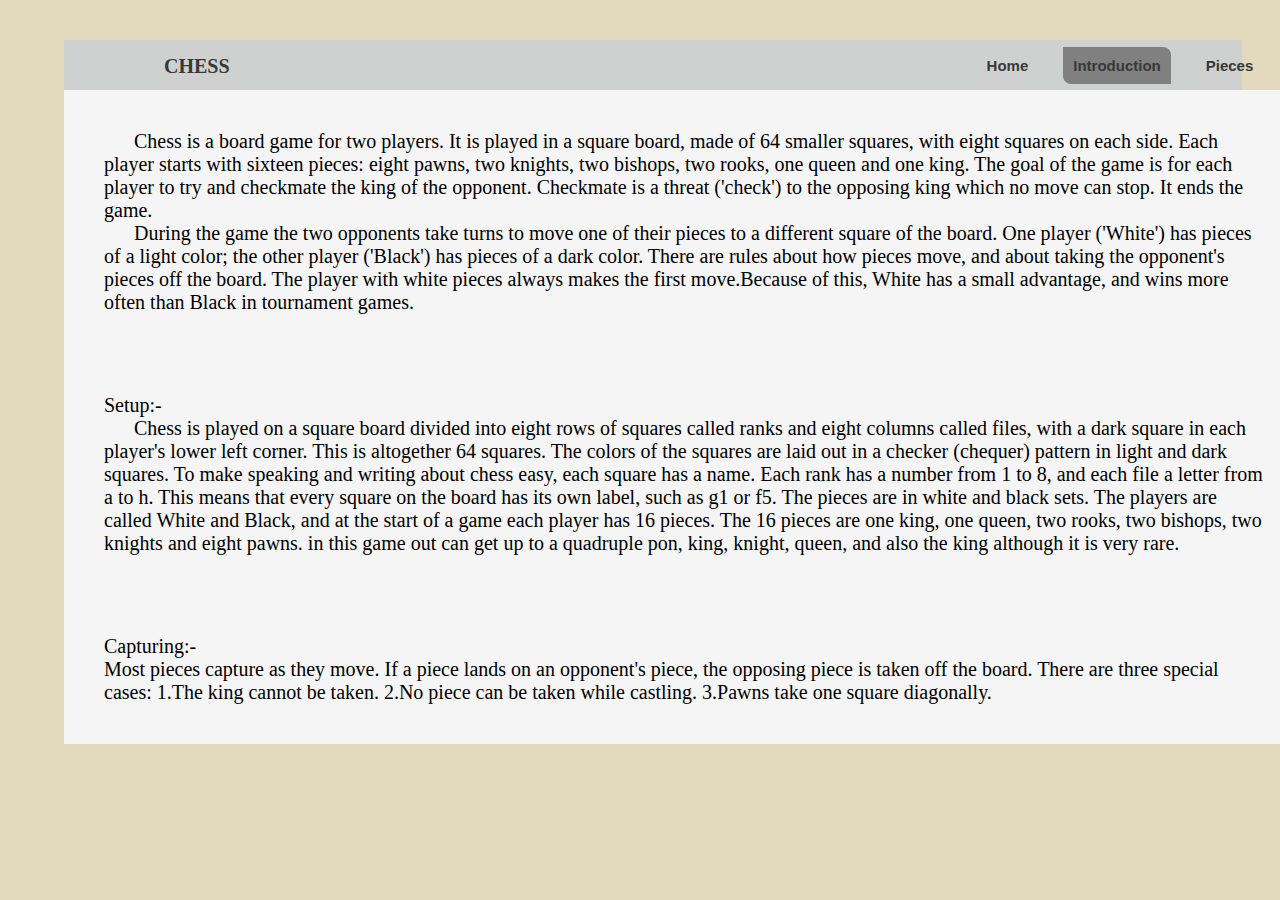
<file: introduction.html>
<!DOCTYPE html>
<html lang="en">
<head>
    <link rel="stylesheet" href="style.css">
    <link rel="stylesheet" media="screen and (max-width: 450px)" href="phone.css">
    <meta charset="UTF-8">
    <meta http-equiv="X-UA-Compatible" content="IE=edge">
    <meta name="viewport" content="width=device-width, initial-scale=1.0">
    <title>Introduction | ChessBoom</title>
</head>
<body>
    <nav id="navbar">
        <p class="cname">CHESS</p>
        <ul class="navi">
            <li class="items"><a href="index.html">Home</a></li>
            <li class="items"><a class="current" href="introduction.html">Introduction</a></li>
            <li class="items"><a href="pieces.html">Pieces</a></li>
            <li class="items"><a href="strategy.html">Strategy</a></li>
            <li class="items"><a href="history.html">History</a></li>
        </ul>
    </nav>
    <p class="para1" > &nbsp; &nbsp; &nbsp; Chess is a board game for two players. It is played in a square board, made of 64 smaller squares, with eight squares on each side. Each player starts with sixteen pieces: eight pawns, two knights, two bishops, two rooks, one queen and one king. The goal of the game is for each player to try and checkmate the king of the opponent. Checkmate is a threat ('check') to the opposing king which no move can stop. It ends the game. <br>
    
    
    &nbsp; &nbsp; &nbsp; During the game the two opponents take turns to move one of their pieces to a different square of the board. One player ('White') has pieces of a light color; the other player ('Black') has pieces of a dark color. There are rules about how pieces move, and about taking the opponent's pieces off the board. The player with white pieces always makes the first move.Because of this, White has a small advantage, and wins more often than Black in tournament games.
    
    
    </p>
    <p class="para1"> Setup:- <br>
        &nbsp; &nbsp; &nbsp; Chess is played on a square board divided into eight rows of squares called ranks and eight columns called files, with a dark square in each player's lower left corner. This is altogether 64 squares. The colors of the squares are laid out in a checker (chequer) pattern in light and dark squares. To make speaking and writing about chess easy, each square has a name. Each rank has a number from 1 to 8, and each file a letter from a to h. This means that every square on the board has its own label, such as g1 or f5. The pieces are in white and black sets. The players are called White and Black, and at the start of a game each player has 16 pieces. The 16 pieces are one king, one queen, two rooks, two bishops, two knights and eight pawns. in this game out can get up to a quadruple pon, king, knight, queen, and also the king although it is very rare.
        </p>
    <p class="para1" style="margin-bottom: 20px;">  Capturing:- <br>
    Most pieces capture as they move. If a piece lands on an opponent's piece, the opposing piece is taken off the board. There are three special cases: 
    1.The king cannot be taken. 
    2.No piece can be taken while castling. 
    3.Pawns take one square diagonally.
    </p>
    
</body>
</html>
</file>
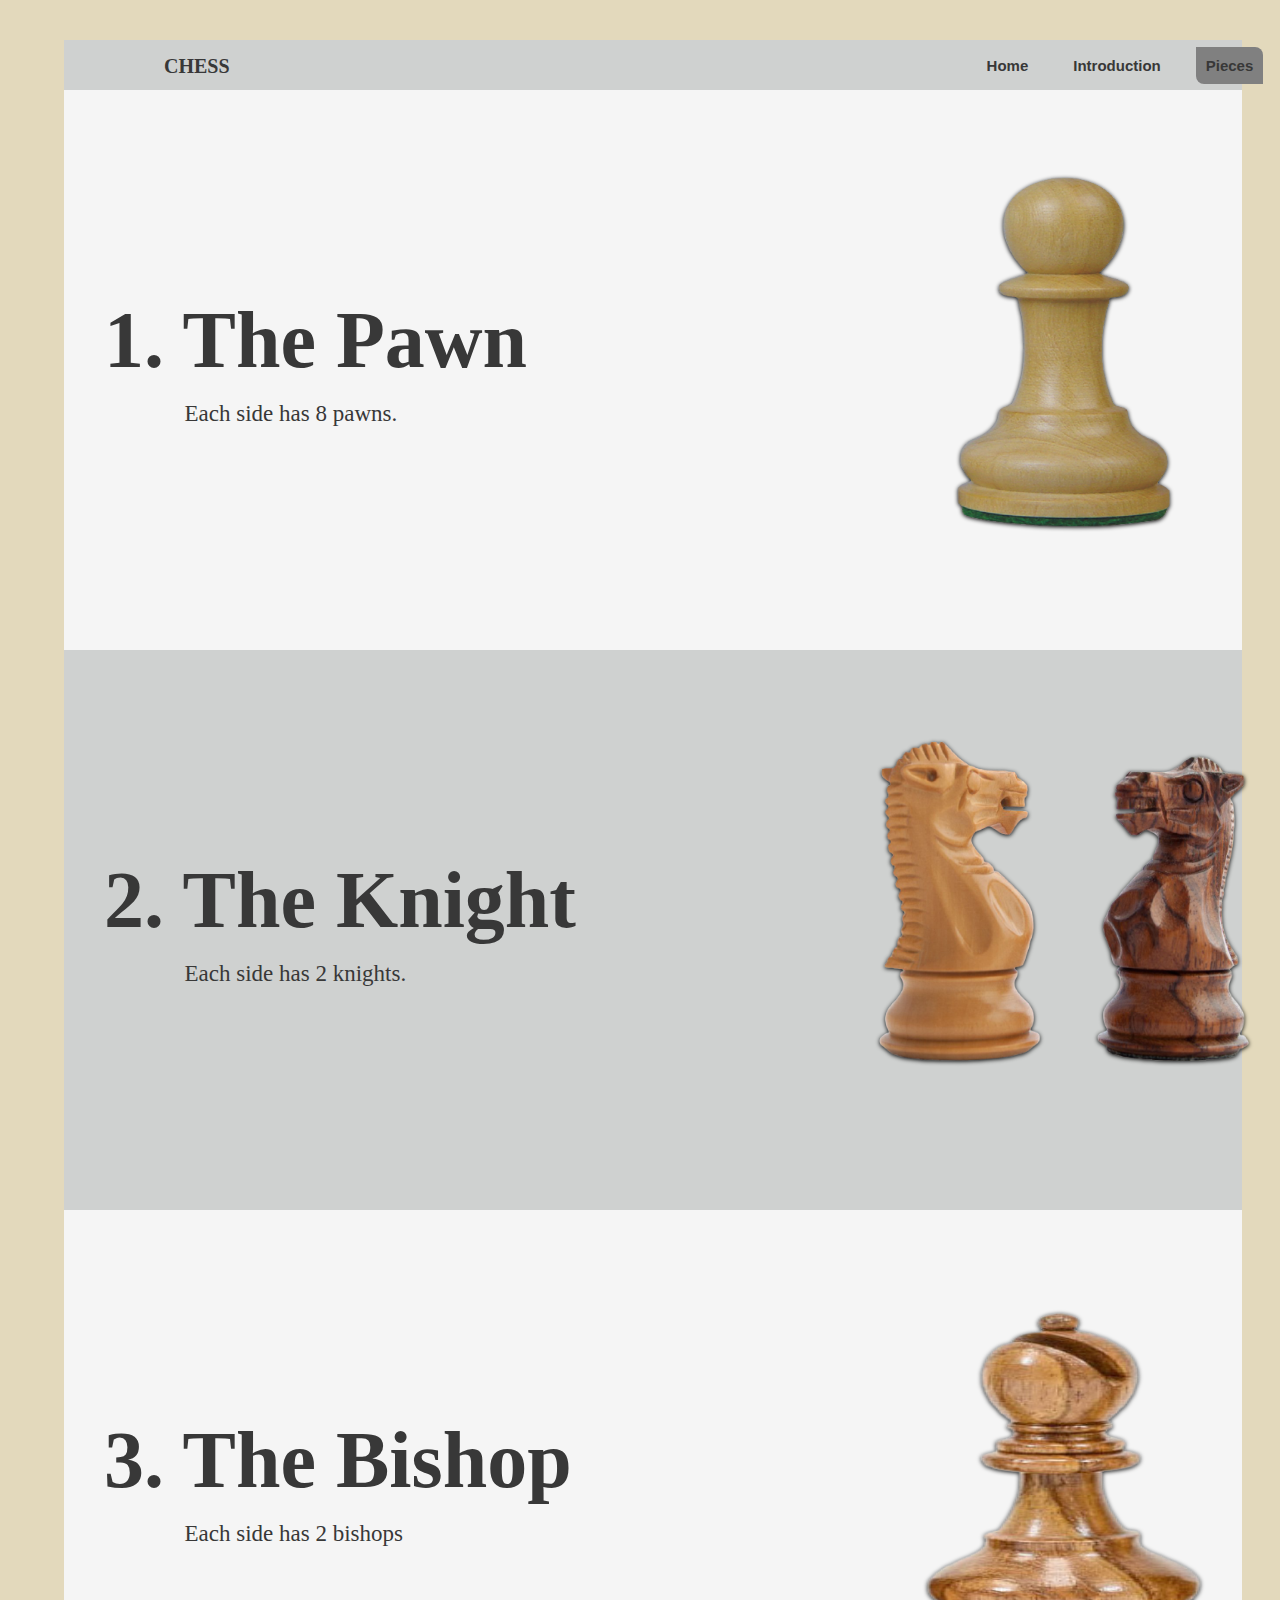
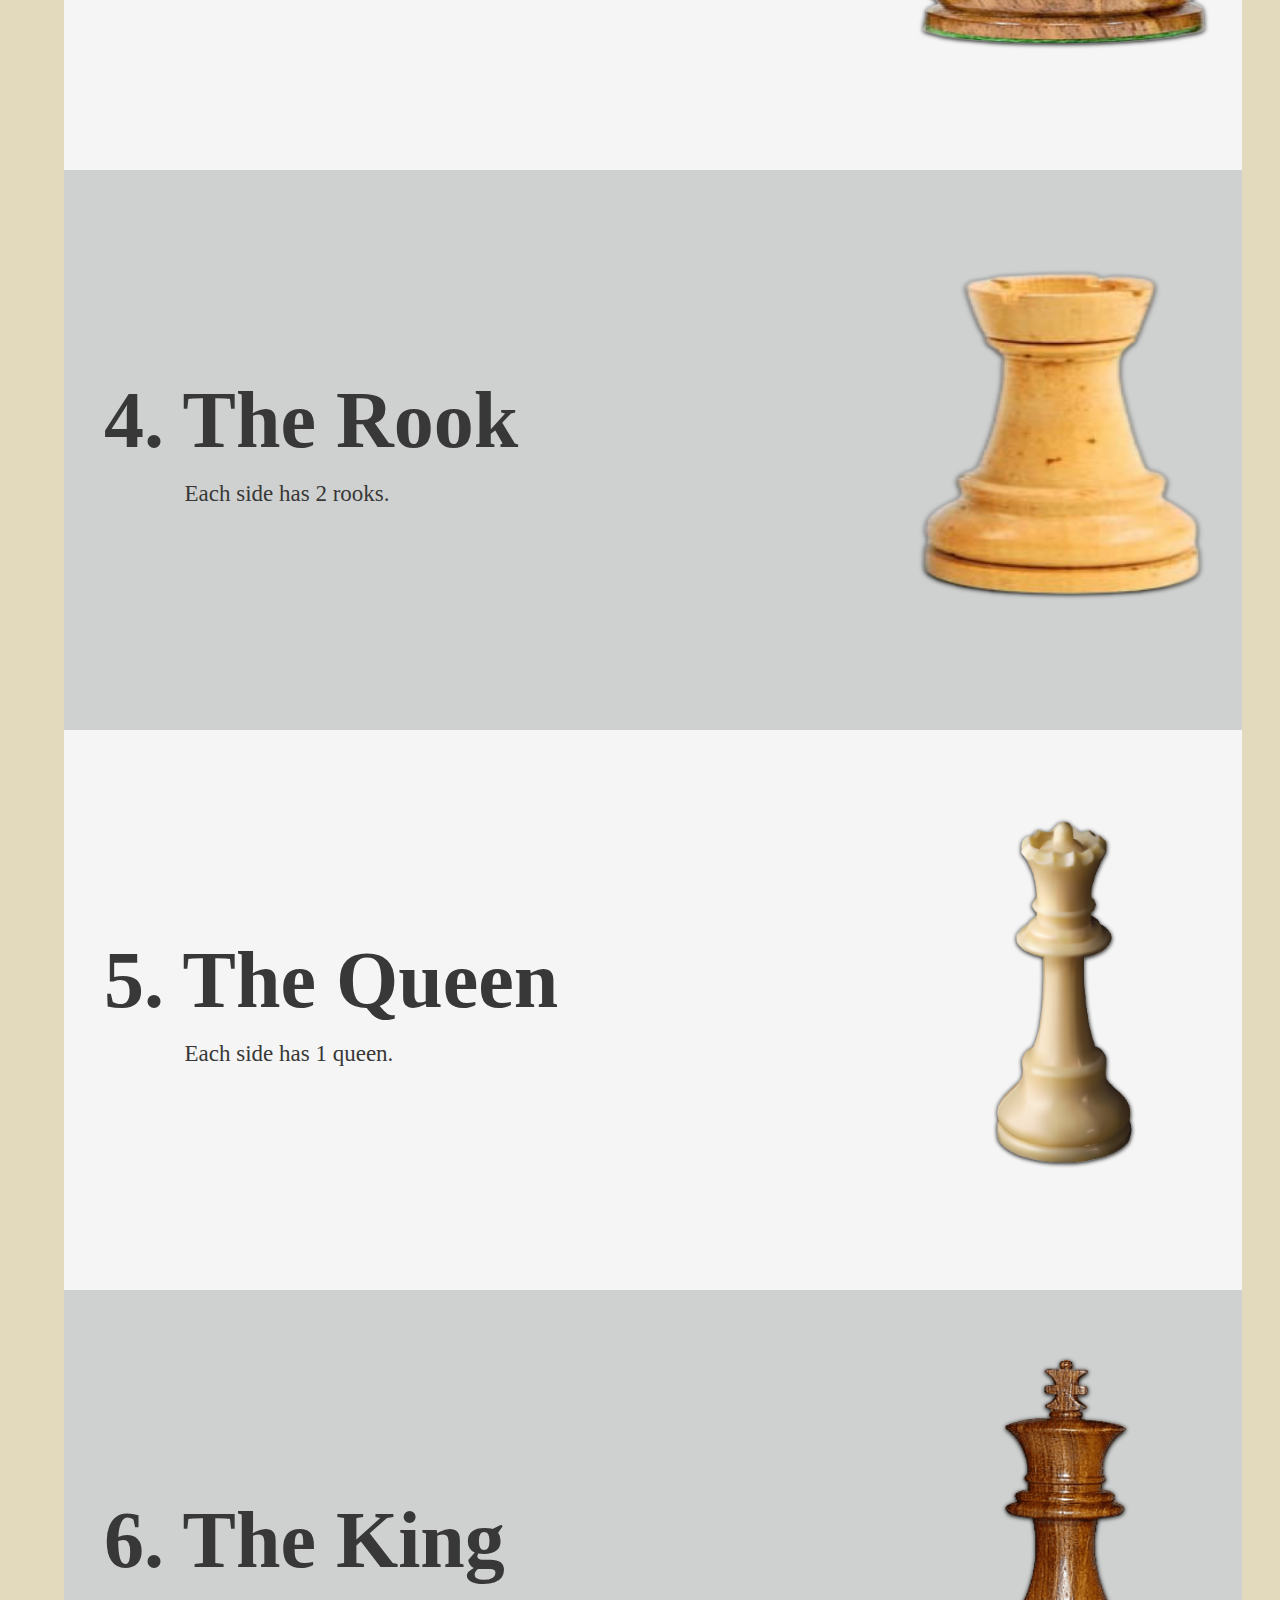
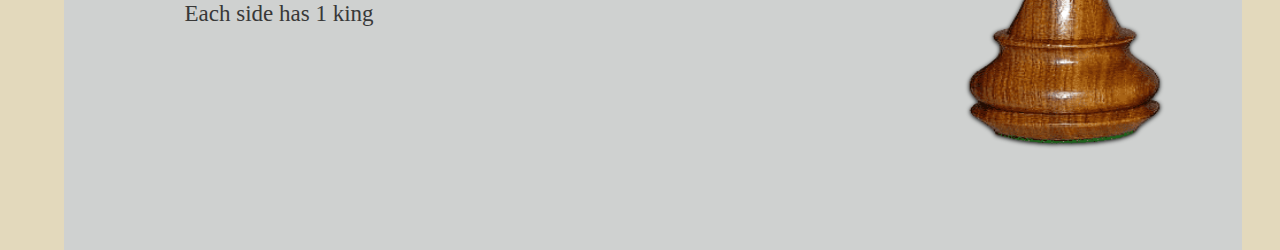
<file: pieces.html>
<!DOCTYPE html>
<html lang="en">
<head>
    <link rel="stylesheet" href="style.css">
    <link rel="stylesheet" media="screen and (max-width: 450px)" href="phone.css">
    <meta charset="UTF-8">
    <meta http-equiv="X-UA-Compatible" content="IE=edge">
    <meta name="viewport" content="width=device-width, initial-scale=1.0">
    <title>Pieces | ChessBoom</title>
</head>
<body>
    <nav id="navbar">
        <p class="cname">CHESS</p>
        <ul class="navi">
            <li class="items"><a href="index.html">Home</a></li>
            <li class="items"><a href="introduction.html">Introduction</a></li>
            <li class="items"><a class="current" href="pieces.html">Pieces</a></li>
            <li class="items"><a href="strategy.html">Strategy</a></li>
            <li class="items"><a href="history.html">History</a></li>
        </ul>
    </nav>
    <section id="Tpawn" class="sec">
        <img class="image" src="pawn.png" alt="">
        <div class="piece">
            <h1 class="heading">1. The Pawn</h1>
            <p class="para">Each side has 8 pawns.</p>
        </div>
    </section>
    <section id="Tknight" class="secb">
        <img class="image" src="knight.png" alt="">
        <div class="piece">
            <h1 class="heading">2. The Knight</h1>
        <p class="para">Each side has 2 knights.</p>
        </div>
    </section>
    <section id="Tbishop" class="sec">
        <img class="image" src="bishop.png" alt="">
        <div class="piece">
            <h1 class="heading">3. The Bishop</h1>
            <p class="para">Each side has 2 bishops</p>
        </div>   
    </section>
    <section id="Trook" class="secb">
        <img class="image" src="rook.png" alt="">
        <div class="piece">
            <h1 class="heading">4. The Rook</h1>
            <p class="para">Each side has 2 rooks.</p>
        </div>
    </section>
    <section id="Tqueen" class="sec">
        <img class="image" src="queen.png" alt="">
        <div class="piece">
            <h1 class="heading">5. The Queen</h1>
            <p class="para">Each side has 1 queen.</p>
        </div>
    </section>
    <section id="Tking" class="secb">
        <img class="image" src="king.png" alt="">
        <div class="piece">
            <h1 class="heading">6. The King</h1>
            <p class="para">Each side has 1 king</p>
        </div>
    </section>
</body>
</html>
</file>
<file: style.css>
*{
    margin: 0;
    padding: 0;
}
body
{
    background-color: #e3d9bc;
    width: 80%
}
#navbar{
    position: relative;
    height: 50px;
    width: 115%;
    margin-top: 40px;
    background-color: #cfd1d0;
    margin-left: 4em;
}
.cname{
    margin-left: 5em;
    position: absolute;
    margin-top: 15px;
    font-family: 'Alex Brush', cursive;
    font-size: 20px;
    font-weight: bold;
    color: #383838;
}
.navi{
    display: flex;
    position: absolute;
    right: 18em;
    list-style: none;
    justify-content: space-around;
    width: 20px;
    font-size: 15px;
    margin-top: 10px;
}
.sec{
    height: 35em;
    width: 115%;
    background-color: whitesmoke ;
    margin-left: 4em;
}
.secb{
    height: 35em;
    width: 115%;
    background-color: #cfd1d0  ;
    margin-left: 4em;
}
.piece{
    display: block;
    font-weight: lighter;
    margin-left: 1em;
    margin-bottom: 4px;
    font-size: 40px;
    line-height: 74px;
    color: #383838;
}
.heading{
    margin-top: -241px;
}
.para{
    display: block;
    font-size: 23px;
    font-weight: lighter;
    margin-left: 3.5em;
}
.items{
    font-size: 15px;
    margin-top: 7px;
    padding-left: 25px;
    font-family: sans-serif;
    font-weight: bold;
    margin-bottom: 5px;
    color: #383838;
}
.items a{
    text-decoration: none;
    color: inherit;
    padding: 10px;
    transition: ease 1s;
}
.items a:hover{
    color: whitesmoke;
    border-bottom-left-radius: 8px;
    border-top-right-radius: 8px;
    background-color:gray;
}
.image{
    padding-top: 70px ;
    margin-left: 50em;
    display: block;
    width: 25em;
    height: 24em;
    filter: drop-shadow(0px 1px 2px black);
}
#board{
background: url(board.jpg);
background-size: 100% 33em;
display: flex;
height: 33em;
width: 115%;
margin-left: 4em;

}
#board h1{
    color: #383838;
    font-family: serif;  
    margin-top: 5em;
    margin-left: 13em;
}
.current{
    border-bottom-left-radius: 8px;
    border-top-right-radius: 8px;
    background-color: gray;   
}
.para1{
    display: block;
    font-size: 20px;
    font-weight: lighter;
    margin-left: 3.2em;
    background-color: whitesmoke;
    width: 58em;
    padding: 2em;
}
footer{
    background-color: #202020;
    height: 75px;
    width: 115%;
    margin-left: 64px;
    margin-bottom: 2em;
}
footer p{
    display: block;
    font-size: 15px;
    color: whitesmoke;
    text-align: center;
    padding-top: 2em;
}
</file>
<file: phone.css>
*{
    margin: 0;
    padding: 0;
}
#navbar{
    position: relative;
    margin-left: 13px;
    width: 25em;
    height: 40px;
    margin-top: 10px;
}
.navi{
    display: flex;
    position: absolute;
    right: 145px;
    margin-top: 8px;
}
.cname{
    margin-left: 1em;
    font-size: 15px;
    margin-top: 9px;
}
.items{
    font-size: 11px;
    padding-left: 1em;
}
.items a{
    padding: 3px;
}
.items a:hover{
    color: whitesmoke;
    border-bottom-left-radius: 8px;
    border-top-right-radius: 8px;
    background-color:gray;
}

#board{
    margin-left: 13px;
    width: 25em;
    height: 15em;
    background: url(board.jpg);
    background-size: 100% 15em;
}
#board h1{
    font-size: 13px;
    margin-left: 2em;
    margin-top: 3em;
}

footer{
    height: 40px;
    width: 25em;
    margin-left: 13px;
}
footer p{
    font-size: 14px;
    padding-top: 1em;
}
.para1{
    padding: 1em;
    margin-left: 13px;
    width: 108%;
    display: block;
    font-size: 16px;
}
.sec,.secb{
    height: 10em;
    margin-left: 13px;
    width: 25em;
}
.heading{
    font-size: 25px;
    margin-top: -84px;
    margin-left: -1em;
}
.para{
    font-size: 14px;
    margin-left: -0.5em;
    margin-top: -51px;
}
.image {
    padding-top: 51px;
    margin-left: 17em;
    display: block;
    width: 6em;
    height: 6em;
    filter: drop-shadow(0px 1px 2px black);
}
</file>
